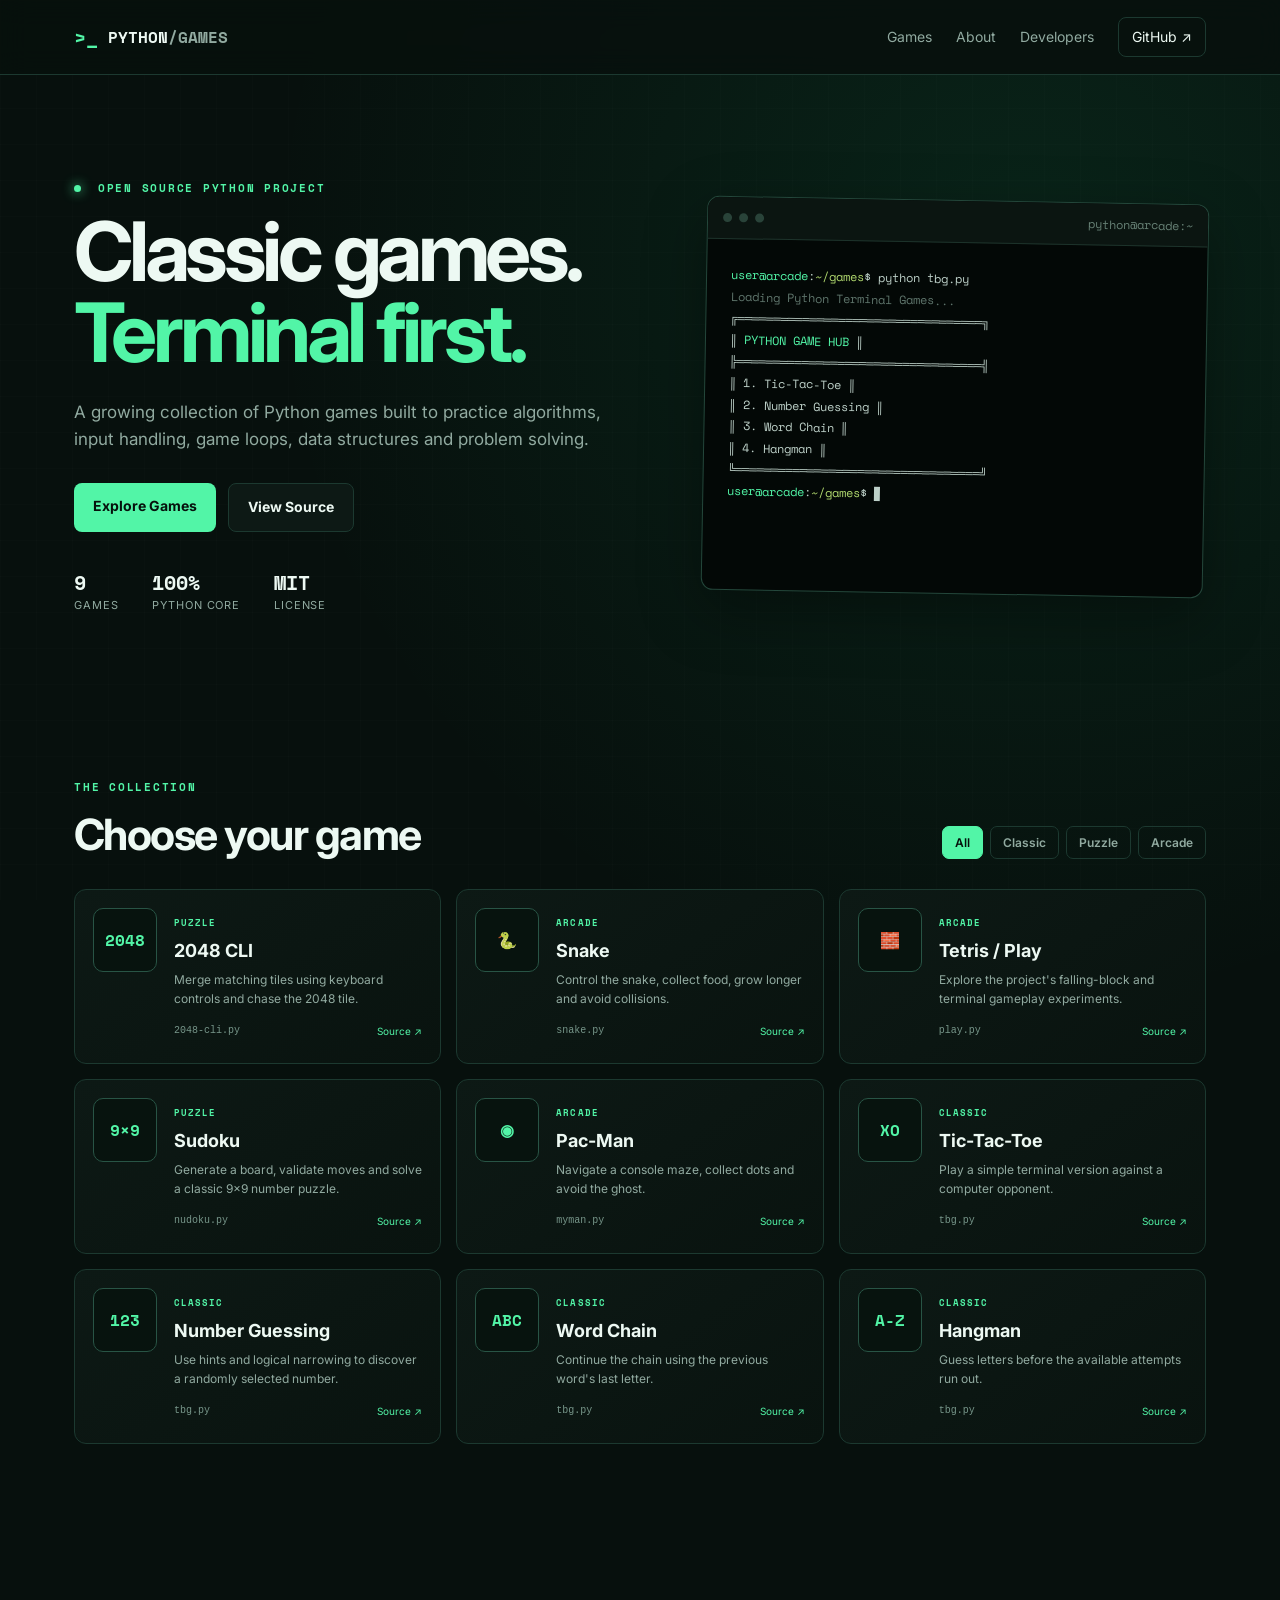
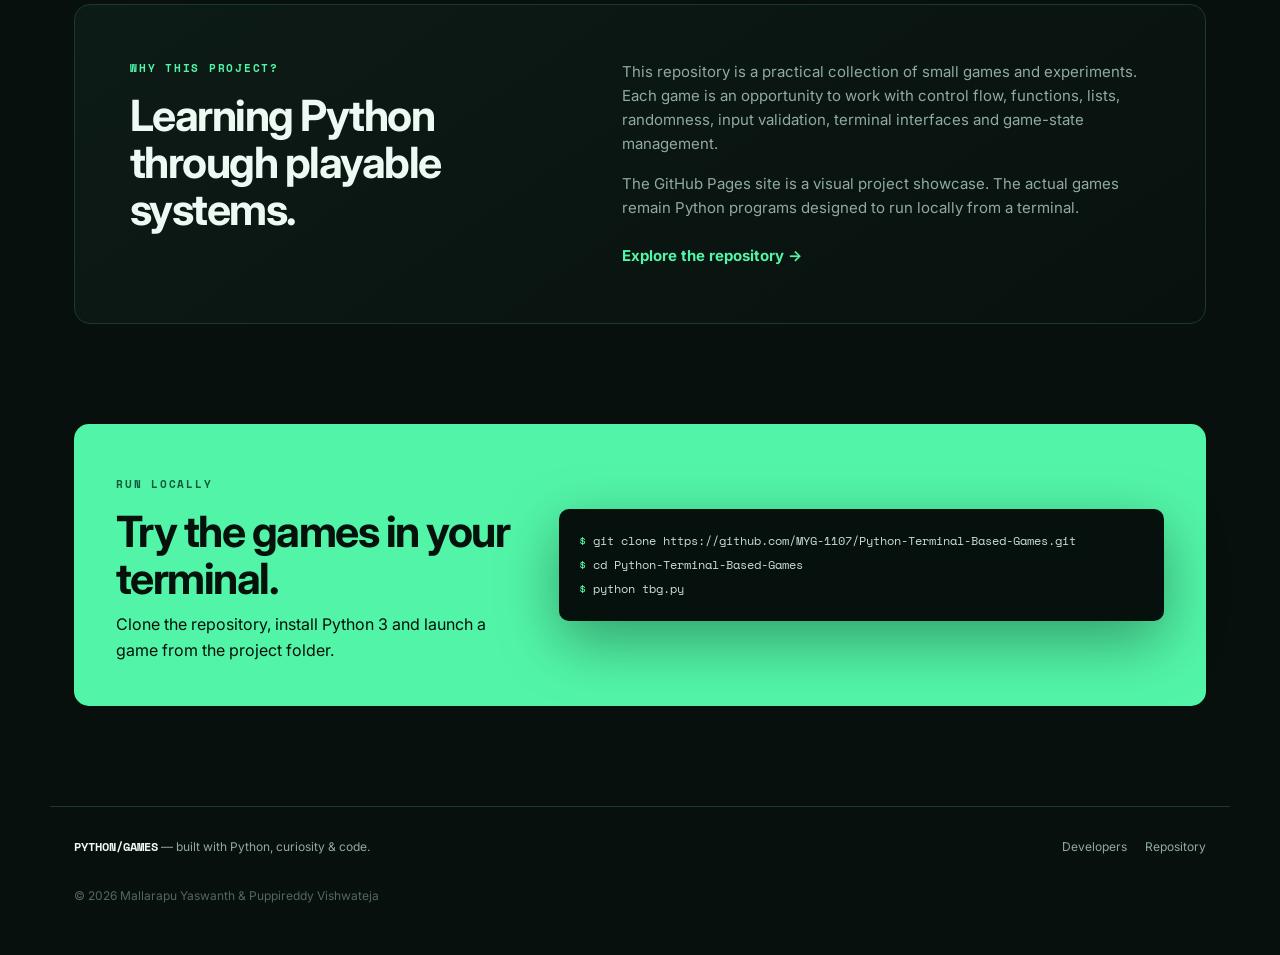
<file: index.html>
<!DOCTYPE html>
<html lang="en">
<head>
<meta charset="UTF-8"><meta name="viewport" content="width=device-width,initial-scale=1.0">
<meta name="description" content="Python Terminal Games Arcade — classic games built with Python.">
<title>Python Terminal Games Arcade</title>
<link rel="preconnect" href="https://fonts.googleapis.com"><link rel="preconnect" href="https://fonts.gstatic.com" crossorigin>
<link href="https://fonts.googleapis.com/css2?family=Inter:wght@400;500;600;700;800&family=Space+Mono:wght@400;700&display=swap" rel="stylesheet">
<link rel="stylesheet" href="styles.css">
</head>
<body>
<header class="site-header"><div class="nav-wrap">
<a class="brand" href="#top"><span class="brand-mark">&gt;_</span><span>PYTHON<span class="brand-muted">/GAMES</span></span></a>
<nav class="nav"><a href="#games">Games</a><a href="#about">About</a><a href="Contact_Developer.html">Developers</a><a class="github-btn" href="https://github.com/MYG-1107/Python-Terminal-Based-Games" target="_blank" rel="noopener">GitHub ↗</a></nav>
</div></header>
<main id="top">
<section class="hero"><div class="hero-grid"><div class="hero-copy">
<p class="eyebrow"><span class="dot"></span> OPEN SOURCE PYTHON PROJECT</p>
<h1>Classic games.<br><span>Terminal first.</span></h1>
<p class="hero-text">A growing collection of Python games built to practice algorithms, input handling, game loops, data structures and problem solving.</p>
<div class="hero-actions"><a class="btn btn-primary" href="#games">Explore Games</a><a class="btn btn-secondary" href="https://github.com/MYG-1107/Python-Terminal-Based-Games" target="_blank" rel="noopener">View Source</a></div>
<div class="stats"><div><strong id="gameCount">0</strong><span>Games</span></div><div><strong>100%</strong><span>Python Core</span></div><div><strong>MIT</strong><span>License</span></div></div>
</div>
<div class="terminal-window"><div class="terminal-bar"><span></span><span></span><span></span><b>python@arcade:~</b></div><div class="terminal-body">
<p><span class="prompt">user@arcade</span>:<span class="path">~/games</span>$ python tbg.py</p><p class="muted">Loading Python Terminal Games...</p>
<p>╔══════════════════════════════════╗</p><p>║ <span class="accent">PYTHON GAME HUB</span>              ║</p><p>╠══════════════════════════════════╣</p>
<p>║ 1. Tic-Tac-Toe                   ║</p><p>║ 2. Number Guessing               ║</p><p>║ 3. Word Chain                    ║</p><p>║ 4. Hangman                        ║</p><p>╚══════════════════════════════════╝</p>
<p><span class="prompt">user@arcade</span>:<span class="path">~/games</span>$ <span class="cursor">▋</span></p>
</div></div></div></section>
<section class="section" id="games"><div class="section-heading"><div><p class="eyebrow">THE COLLECTION</p><h2>Choose your game</h2></div>
<div class="filters"><button class="filter active" data-filter="all">All</button><button class="filter" data-filter="classic">Classic</button><button class="filter" data-filter="puzzle">Puzzle</button><button class="filter" data-filter="arcade">Arcade</button></div></div>
<div class="game-grid" id="gameGrid">
<article class="game-card" data-category="puzzle classic"><div class="card-icon">2048</div><div class="card-content"><span class="tag">PUZZLE</span><h3>2048 CLI</h3><p>Merge matching tiles using keyboard controls and chase the 2048 tile.</p><div class="card-footer"><code>2048-cli.py</code><a href="https://github.com/MYG-1107/Python-Terminal-Based-Games/blob/main/2048-cli.py" target="_blank" rel="noopener">Source ↗</a></div></div></article>
<article class="game-card" data-category="arcade classic"><div class="card-icon">🐍</div><div class="card-content"><span class="tag">ARCADE</span><h3>Snake</h3><p>Control the snake, collect food, grow longer and avoid collisions.</p><div class="card-footer"><code>snake.py</code><a href="https://github.com/MYG-1107/Python-Terminal-Based-Games/blob/main/snake.py" target="_blank" rel="noopener">Source ↗</a></div></div></article>
<article class="game-card" data-category="arcade classic"><div class="card-icon">🧱</div><div class="card-content"><span class="tag">ARCADE</span><h3>Tetris / Play</h3><p>Explore the project's falling-block and terminal gameplay experiments.</p><div class="card-footer"><code>play.py</code><a href="https://github.com/MYG-1107/Python-Terminal-Based-Games/blob/main/play.py" target="_blank" rel="noopener">Source ↗</a></div></div></article>
<article class="game-card" data-category="puzzle classic"><div class="card-icon">9×9</div><div class="card-content"><span class="tag">PUZZLE</span><h3>Sudoku</h3><p>Generate a board, validate moves and solve a classic 9×9 number puzzle.</p><div class="card-footer"><code>nudoku.py</code><a href="https://github.com/MYG-1107/Python-Terminal-Based-Games/blob/main/nudoku.py" target="_blank" rel="noopener">Source ↗</a></div></div></article>
<article class="game-card" data-category="arcade classic"><div class="card-icon">◉</div><div class="card-content"><span class="tag">ARCADE</span><h3>Pac-Man</h3><p>Navigate a console maze, collect dots and avoid the ghost.</p><div class="card-footer"><code>myman.py</code><a href="https://github.com/MYG-1107/Python-Terminal-Based-Games/blob/main/myman.py" target="_blank" rel="noopener">Source ↗</a></div></div></article>
<article class="game-card" data-category="classic puzzle"><div class="card-icon">XO</div><div class="card-content"><span class="tag">CLASSIC</span><h3>Tic-Tac-Toe</h3><p>Play a simple terminal version against a computer opponent.</p><div class="card-footer"><code>tbg.py</code><a href="https://github.com/MYG-1107/Python-Terminal-Based-Games/blob/main/tbg.py" target="_blank" rel="noopener">Source ↗</a></div></div></article>
<article class="game-card" data-category="classic"><div class="card-icon">123</div><div class="card-content"><span class="tag">CLASSIC</span><h3>Number Guessing</h3><p>Use hints and logical narrowing to discover a randomly selected number.</p><div class="card-footer"><code>tbg.py</code><a href="https://github.com/MYG-1107/Python-Terminal-Based-Games/blob/main/tbg.py" target="_blank" rel="noopener">Source ↗</a></div></div></article>
<article class="game-card" data-category="classic"><div class="card-icon">ABC</div><div class="card-content"><span class="tag">CLASSIC</span><h3>Word Chain</h3><p>Continue the chain using the previous word's last letter.</p><div class="card-footer"><code>tbg.py</code><a href="https://github.com/MYG-1107/Python-Terminal-Based-Games/blob/main/tbg.py" target="_blank" rel="noopener">Source ↗</a></div></div></article>
<article class="game-card" data-category="classic puzzle"><div class="card-icon">A-Z</div><div class="card-content"><span class="tag">CLASSIC</span><h3>Hangman</h3><p>Guess letters before the available attempts run out.</p><div class="card-footer"><code>tbg.py</code><a href="https://github.com/MYG-1107/Python-Terminal-Based-Games/blob/main/tbg.py" target="_blank" rel="noopener">Source ↗</a></div></div></article>
</div><div class="empty-state" id="emptyState" hidden>No games match this filter.</div></section>
<section class="section about" id="about"><div class="about-panel"><div><p class="eyebrow">WHY THIS PROJECT?</p><h2>Learning Python through playable systems.</h2></div><div class="about-copy"><p>This repository is a practical collection of small games and experiments. Each game is an opportunity to work with control flow, functions, lists, randomness, input validation, terminal interfaces and game-state management.</p><p>The GitHub Pages site is a visual project showcase. The actual games remain Python programs designed to run locally from a terminal.</p><a class="text-link" href="https://github.com/MYG-1107/Python-Terminal-Based-Games" target="_blank" rel="noopener">Explore the repository →</a></div></div></section>
<section class="run-section"><div class="run-card"><div><p class="eyebrow">RUN LOCALLY</p><h2>Try the games in your terminal.</h2><p>Clone the repository, install Python 3 and launch a game from the project folder.</p></div><div class="command-box"><span>$</span> git clone https://github.com/MYG-1107/Python-Terminal-Based-Games.git<br><span>$</span> cd Python-Terminal-Based-Games<br><span>$</span> python tbg.py</div></div></section>
</main>
<footer class="footer"><div><strong>PYTHON/GAMES</strong><span> — built with Python, curiosity &amp; code.</span></div><div><a href="Contact_Developer.html">Developers</a><a href="https://github.com/MYG-1107/Python-Terminal-Based-Games" target="_blank" rel="noopener">Repository</a></div><p>© 2026 Mallarapu Yaswanth &amp; Puppireddy Vishwateja</p></footer>
<script src="app.js"></script>
</body>
</html>
</file>
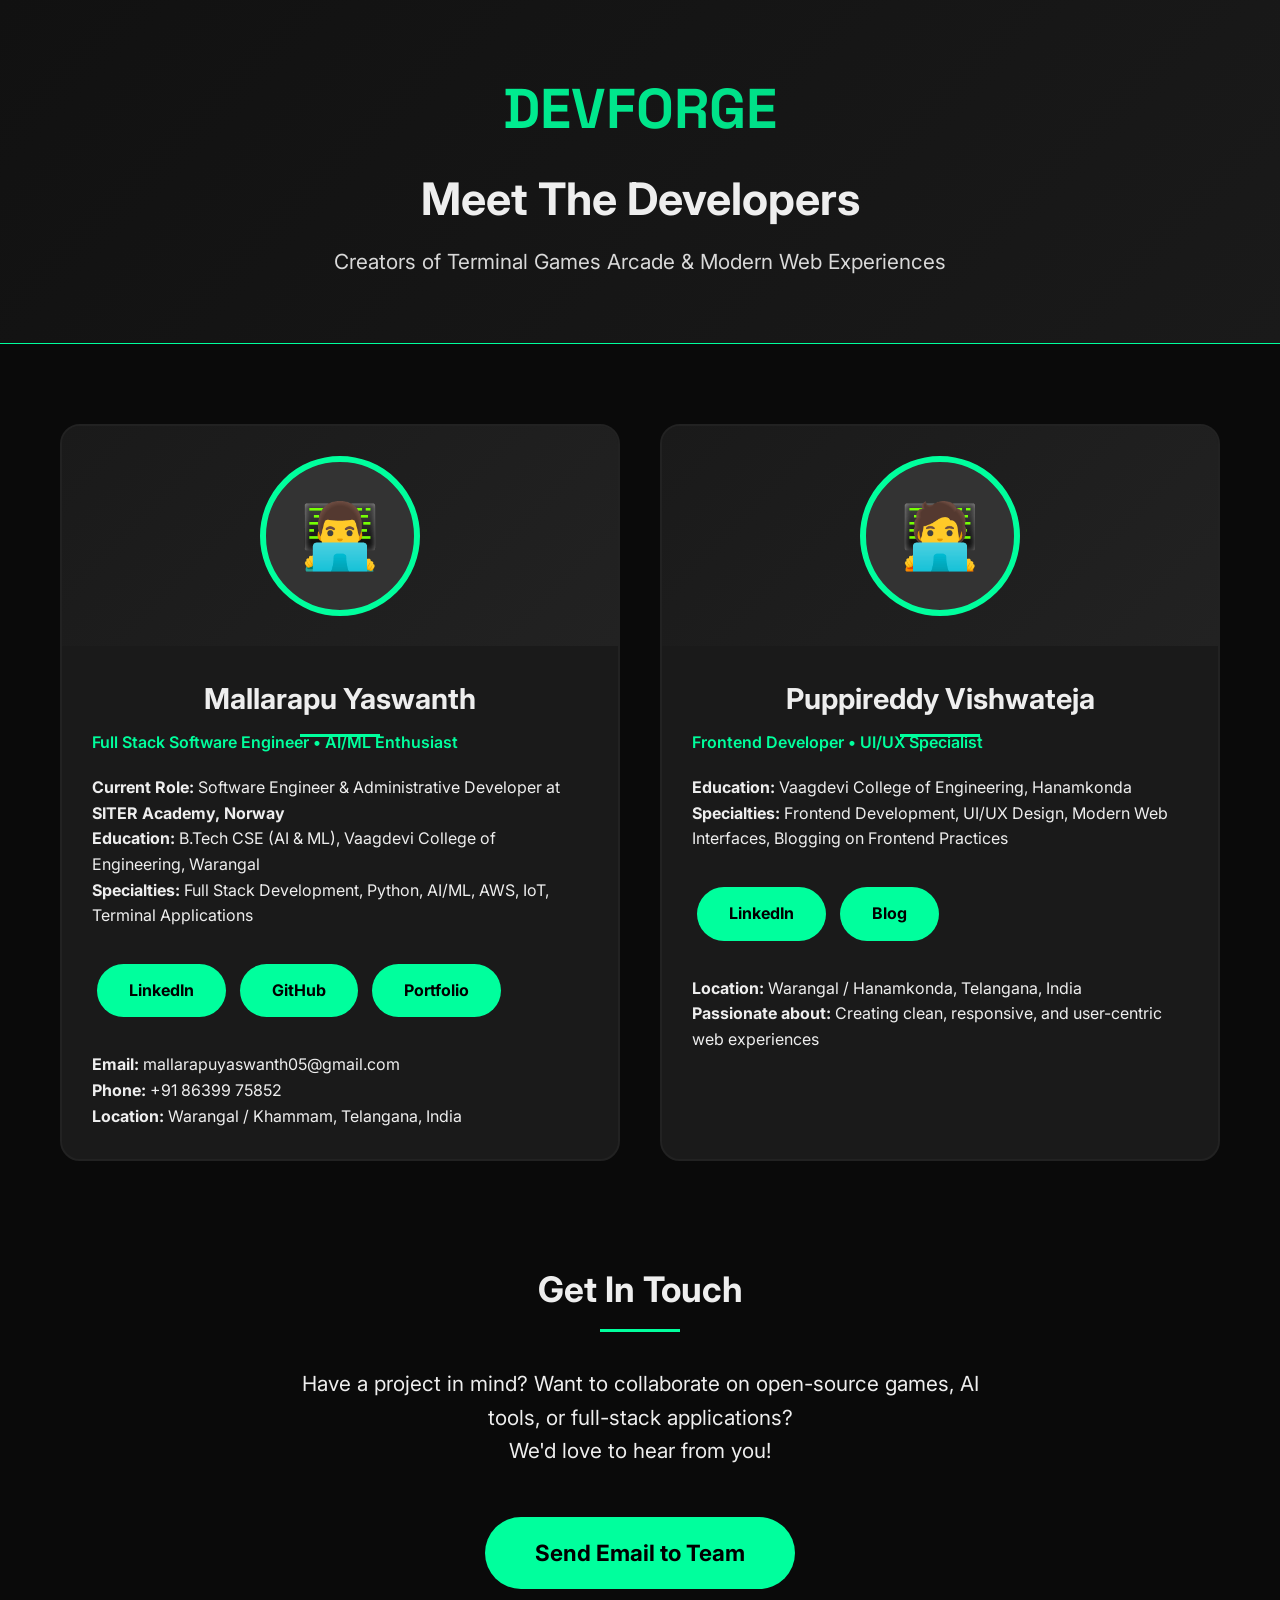
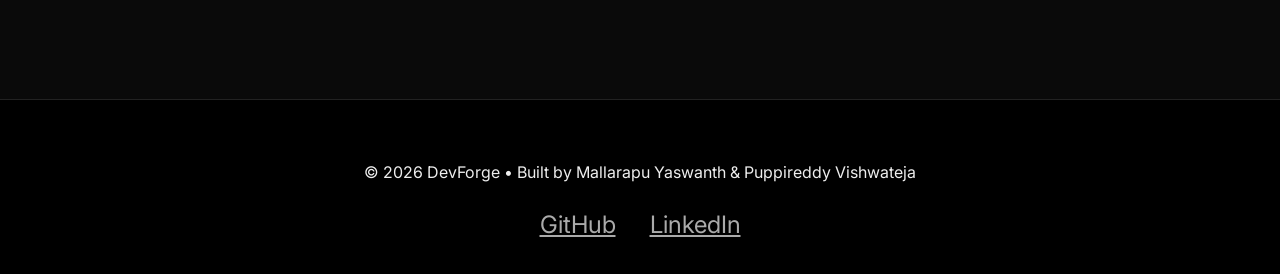
<file: Contact_Developer.html>
<!DOCTYPE html>
<html lang="en">
<head>
    <meta charset="UTF-8">
    <meta name="viewport" content="width=device-width, initial-scale=1.0">
    <title>DevForge • Contact Our Team</title>
    <style>
        @import url('https://fonts.googleapis.com/css2?family=Inter:wght@400;500;600;700&family=Space+Grotesk:wght@500;600&display=swap');
        
        :root {
            --primary: #00ff9d;
            --dark: #0a0a0a;
            --gray: #1a1a1a;
        }
        
        * { margin:0; padding:0; box-sizing:border-box; }
        body {
            background: var(--dark);
            color: #eee;
            font-family: 'Inter', system-ui;
            line-height: 1.6;
        }
        header {
            background: linear-gradient(135deg, #111, #1a1a1a);
            padding: 4rem 0;
            text-align: center;
            border-bottom: 1px solid var(--primary);
        }
        .logo {
            font-family: 'Space Grotesk', sans-serif;
            font-size: 3.5rem;
            font-weight: 700;
            background: linear-gradient(90deg, var(--primary), #00cc7a);
            -webkit-background-clip: text;
            -webkit-text-fill-color: transparent;
            margin-bottom: 10px;
        }
        h1 { font-size: 2.8rem; margin-bottom: 10px; }
        .tagline { font-size: 1.3rem; opacity: 0.9; }
        
        .container {
            max-width: 1200px;
            margin: 0 auto;
            padding: 0 20px;
        }
        
        .team-grid {
            display: grid;
            grid-template-columns: repeat(auto-fit, minmax(380px, 1fr));
            gap: 40px;
            margin: 80px 0;
        }
        
        .dev-card {
            background: var(--gray);
            border-radius: 20px;
            overflow: hidden;
            border: 2px solid #222;
            transition: all 0.4s ease;
        }
        .dev-card:hover {
            transform: translateY(-15px);
            border-color: var(--primary);
            box-shadow: 0 30px 60px rgba(0, 255, 157, 0.15);
        }
        
        .dev-header {
            height: 220px;
            background: linear-gradient(135deg, #1a1a1a, #222);
            display: flex;
            align-items: center;
            justify-content: center;
            position: relative;
        }
        .avatar {
            width: 160px;
            height: 160px;
            border-radius: 50%;
            border: 6px solid var(--primary);
            background: #333;
            display: flex;
            align-items: center;
            justify-content: center;
            font-size: 4rem;
            color: var(--primary);
        }
        
        .dev-info {
            padding: 30px;
        }
        .dev-name {
            font-size: 1.8rem;
            margin-bottom: 8px;
        }
        .dev-title {
            color: var(--primary);
            font-weight: 600;
            margin-bottom: 20px;
        }
        
        .contact-btn {
            display: inline-block;
            background: var(--primary);
            color: #000;
            padding: 14px 32px;
            border-radius: 50px;
            font-weight: 700;
            text-decoration: none;
            margin: 10px 5px;
            transition: all 0.3s;
        }
        .contact-btn:hover {
            transform: scale(1.05);
            background: #fff;
        }
        
        .section {
            margin: 100px 0;
        }
        h2 {
            font-size: 2.2rem;
            text-align: center;
            margin-bottom: 50px;
            position: relative;
        }
        h2:after {
            content: '';
            width: 80px;
            height: 3px;
            background: var(--primary);
            position: absolute;
            bottom: -15px;
            left: 50%;
            transform: translateX(-50%);
        }
        
        footer {
            background: #000;
            padding: 60px 0 30px;
            text-align: center;
            border-top: 1px solid #222;
        }
        
        .social-links a {
            color: #aaa;
            margin: 0 15px;
            font-size: 1.5rem;
            transition: color 0.3s;
        }
        .social-links a:hover { color: var(--primary); }
    </style>
</head>
<body>
    <header>
        <div class="container">
            <div class="logo">DEVFORGE</div>
            <h1>Meet The Developers</h1>
            <p class="tagline">Creators of Terminal Games Arcade & Modern Web Experiences</p>
        </div>
    </header>

    <div class="container">
        <div class="team-grid">
            
            <!-- Developer 1 -->
            <div class="dev-card">
                <div class="dev-header">
                    <div class="avatar">👨‍💻</div>
                </div>
                <div class="dev-info">
                    <h2 class="dev-name">Mallarapu Yaswanth</h2>
                    <p class="dev-title">Full Stack Software Engineer • AI/ML Enthusiast</p>
                    <p><strong>Current Role:</strong> Software Engineer & Administrative Developer at <strong>SITER Academy, Norway</strong></p>
                    <p><strong>Education:</strong> B.Tech CSE (AI & ML), Vaagdevi College of Engineering, Warangal</p>
                    <p><strong>Specialties:</strong> Full Stack Development, Python, AI/ML, AWS, IoT, Terminal Applications</p>
                    
                    <div style="margin: 25px 0;">
                        <a href="https://www.linkedin.com/in/my2004/" target="_blank" class="contact-btn">LinkedIn</a>
                        <a href="https://github.com/MYG-1107" target="_blank" class="contact-btn">GitHub</a>
                        <a href="https://myg-1107.github.io/Portfolio-Mallarapu-Yaswanth/" target="_blank" class="contact-btn">Portfolio</a>
                    </div>
                    
                    <p><strong>Email:</strong> mallarapuyaswanth05@gmail.com</p>
                    <p><strong>Phone:</strong> +91 86399 75852</p>
                    <p><strong>Location:</strong> Warangal / Khammam, Telangana, India</p>
                </div>
            </div>

            <!-- Developer 2 -->
            <div class="dev-card">
                <div class="dev-header">
                    <div class="avatar">🧑‍💻</div>
                </div>
                <div class="dev-info">
                    <h2 class="dev-name">Puppireddy Vishwateja</h2>
                    <p class="dev-title">Frontend Developer • UI/UX Specialist</p>
                    <p><strong>Education:</strong> Vaagdevi College of Engineering, Hanamkonda</p>
                    <p><strong>Specialties:</strong> Frontend Development, UI/UX Design, Modern Web Interfaces, Blogging on Frontend Practices</p>
                    
                    <div style="margin: 25px 0;">
                        <a href="https://in.linkedin.com/in/vishwateja-puppireddy-7919a52a2" target="_blank" class="contact-btn">LinkedIn</a>
                        <a href="https://frontenduiuxbloger.blogspot.com/" target="_blank" class="contact-btn">Blog</a>
                    </div>
                    
                    <p><strong>Location:</strong> Warangal / Hanamkonda, Telangana, India</p>
                    <p><strong>Passionate about:</strong> Creating clean, responsive, and user-centric web experiences</p>
                </div>
            </div>
        </div>

        <div class="section">
            <h2>Get In Touch</h2>
            <p style="text-align:center; font-size:1.3rem; max-width:700px; margin:0 auto 40px;">
                Have a project in mind? Want to collaborate on open-source games, AI tools, or full-stack applications?<br>
                We'd love to hear from you!
            </p>
            
            <div style="text-align:center;">
                <a href="mailto:mallarapuyaswanth05@gmail.com" class="contact-btn" style="font-size:1.4rem; padding:18px 50px;">
                    Send Email to Team
                </a>
            </div>
        </div>
    </div>

    <footer>
        <p>&copy; 2026 DevForge • Built by Mallarapu Yaswanth & Puppireddy Vishwateja</p>
        <div class="social-links" style="margin-top:20px;">
            <a href="https://github.com/MYG-1107" target="_blank">GitHub</a>
            <a href="https://www.linkedin.com/in/my2004/" target="_blank">LinkedIn</a>
        </div>
    </footer>
</body>
</html>
</file>
<file: styles.css>
:root{--bg:#07100d;--panel:#0d1915;--line:#1c3930;--green:#52f5a7;--text:#edf9f3;--muted:#91aaa0;--shadow:0 20px 60px rgba(0,0,0,.35)}*{box-sizing:border-box;margin:0;padding:0}html{scroll-behavior:smooth}body{background:radial-gradient(circle at 80% 10%,rgba(25,199,122,.11),transparent 30%),var(--bg);color:var(--text);font-family:Inter,system-ui,sans-serif;line-height:1.6}body:before{content:"";position:fixed;inset:0;pointer-events:none;background-image:linear-gradient(rgba(255,255,255,.012) 1px,transparent 1px),linear-gradient(90deg,rgba(255,255,255,.012) 1px,transparent 1px);background-size:36px 36px;z-index:-1}a{color:inherit;text-decoration:none}.site-header{position:sticky;top:0;z-index:20;background:rgba(7,16,13,.88);backdrop-filter:blur(14px);border-bottom:1px solid var(--line)}.nav-wrap{max-width:1180px;margin:auto;padding:17px 24px;display:flex;align-items:center;justify-content:space-between;gap:20px}.brand{display:flex;align-items:center;gap:10px;font:700 16px "Space Mono",monospace}.brand-mark{color:var(--green);font-size:20px}.brand-muted{color:var(--muted)}.nav{display:flex;align-items:center;gap:24px;font-size:14px;color:var(--muted)}.nav a:hover{color:var(--green)}.github-btn{border:1px solid var(--line);padding:8px 13px;border-radius:8px;color:var(--text)!important}.hero{max-width:1180px;margin:auto;padding:105px 24px 85px}.hero-grid{display:grid;grid-template-columns:1.05fr .95fr;gap:75px;align-items:center}.eyebrow{font:700 11px "Space Mono",monospace;letter-spacing:.16em;color:var(--green);margin-bottom:16px}.dot{display:inline-block;width:7px;height:7px;border-radius:50%;background:var(--green);box-shadow:0 0 12px var(--green);margin-right:8px}h1{font-size:clamp(48px,7vw,82px);line-height:.98;letter-spacing:-.055em;margin-bottom:26px}h1 span{color:var(--green)}.hero-text{max-width:620px;color:var(--muted);font-size:17px}.hero-actions{display:flex;gap:12px;margin:30px 0 36px}.btn{padding:12px 19px;border-radius:8px;font-weight:700;font-size:14px}.btn-primary{background:var(--green);color:#06110c}.btn-secondary{border:1px solid var(--line);background:var(--panel)}.stats{display:flex;gap:34px}.stats div{display:flex;flex-direction:column}.stats strong{font:700 20px "Space Mono",monospace}.stats span{font-size:11px;color:var(--muted);text-transform:uppercase;letter-spacing:.08em}.terminal-window{background:#030806;border:1px solid #24473b;border-radius:12px;box-shadow:var(--shadow);overflow:hidden;transform:rotate(1deg)}.terminal-bar{height:42px;background:#0b1511;border-bottom:1px solid #1d332b;display:flex;align-items:center;gap:7px;padding:0 15px;color:#668075;font:12px "Space Mono",monospace}.terminal-bar span{width:9px;height:9px;border-radius:50%;background:#294339}.terminal-bar b{margin-left:auto;font-weight:400}.terminal-body{padding:25px 24px;font:12px/1.8 "Space Mono",monospace;color:#bdd0c8;min-height:350px}.prompt,.accent{color:var(--green)}.path{color:#b0d86e}.muted{color:#5e746b}.cursor{animation:blink 1s steps(1) infinite}@keyframes blink{50%{opacity:0}}.section{max-width:1180px;margin:0 auto;padding:80px 24px}.section-heading{display:flex;justify-content:space-between;align-items:end;gap:25px;margin-bottom:30px}h2{font-size:clamp(28px,4vw,43px);line-height:1.1;letter-spacing:-.035em}.filters{display:flex;gap:7px;flex-wrap:wrap}.filter{font:600 12px Inter,sans-serif;color:var(--muted);background:transparent;border:1px solid var(--line);padding:8px 12px;border-radius:7px;cursor:pointer}.filter:hover,.filter.active{color:#06110c;background:var(--green);border-color:var(--green)}.game-grid{display:grid;grid-template-columns:repeat(3,1fr);gap:15px}.game-card{background:linear-gradient(145deg,var(--panel),#09130f);border:1px solid var(--line);border-radius:12px;padding:18px;display:flex;gap:17px;min-height:175px;transition:.25s ease}.game-card:hover{transform:translateY(-4px);border-color:#397563;box-shadow:0 15px 35px rgba(0,0,0,.25)}.card-icon{flex:0 0 64px;height:64px;border-radius:10px;background:#07130e;border:1px solid #285445;display:grid;place-items:center;color:var(--green);font:700 16px "Space Mono",monospace;text-align:center}.card-content{min-width:0}.tag{font:700 9px "Space Mono",monospace;color:var(--green);letter-spacing:.12em}.game-card h3{font-size:18px;margin:4px 0 5px}.game-card p{font-size:12px;color:var(--muted);line-height:1.55}.card-footer{display:flex;justify-content:space-between;align-items:center;gap:8px;margin-top:15px;font-size:10px}.card-footer code{color:#77968a}.card-footer a{color:var(--green)}.empty-state{text-align:center;color:var(--muted);padding:50px}.about-panel{display:grid;grid-template-columns:.9fr 1.1fr;gap:60px;padding:55px;background:linear-gradient(145deg,#0d1b16,#08110e);border:1px solid var(--line);border-radius:16px}.about-copy{color:var(--muted);font-size:15px}.about-copy p+p{margin-top:16px}.text-link{display:inline-block;margin-top:24px;color:var(--green);font-weight:700}.run-section{max-width:1180px;margin:auto;padding:20px 24px 100px}.run-card{display:grid;grid-template-columns:.8fr 1.2fr;gap:40px;align-items:center;background:var(--green);color:#06110c;padding:42px;border-radius:15px}.run-card .eyebrow{color:#125a3e}.run-card p{margin-top:10px;max-width:540px}.command-box{background:#06100c;color:#c9dfd6;border-radius:10px;padding:20px;font:12px/2 "Space Mono",monospace;box-shadow:var(--shadow)}.command-box span{color:var(--green)}.footer{border-top:1px solid var(--line);max-width:1180px;margin:auto;padding:30px 24px 50px;display:grid;grid-template-columns:1fr auto;gap:10px;color:var(--muted);font-size:12px}.footer strong{color:var(--text);font-family:"Space Mono",monospace}.footer div:nth-child(2){display:flex;gap:18px}.footer a:hover{color:var(--green)}.footer p{grid-column:1/-1;margin-top:20px;color:#52685f}@media(max-width:900px){.hero-grid,.about-panel,.run-card{grid-template-columns:1fr}.terminal-window{transform:none}.game-grid{grid-template-columns:repeat(2,1fr)}.section-heading{align-items:start;flex-direction:column}}@media(max-width:620px){.nav a:not(.github-btn){display:none}.hero{padding-top:65px}.game-grid{grid-template-columns:1fr}.game-card{min-height:150px}.stats{gap:20px}.about-panel,.run-card{padding:28px}.footer{display:block}.footer div:nth-child(2){margin-top:15px}.footer p{margin-top:15px}}
</file>
